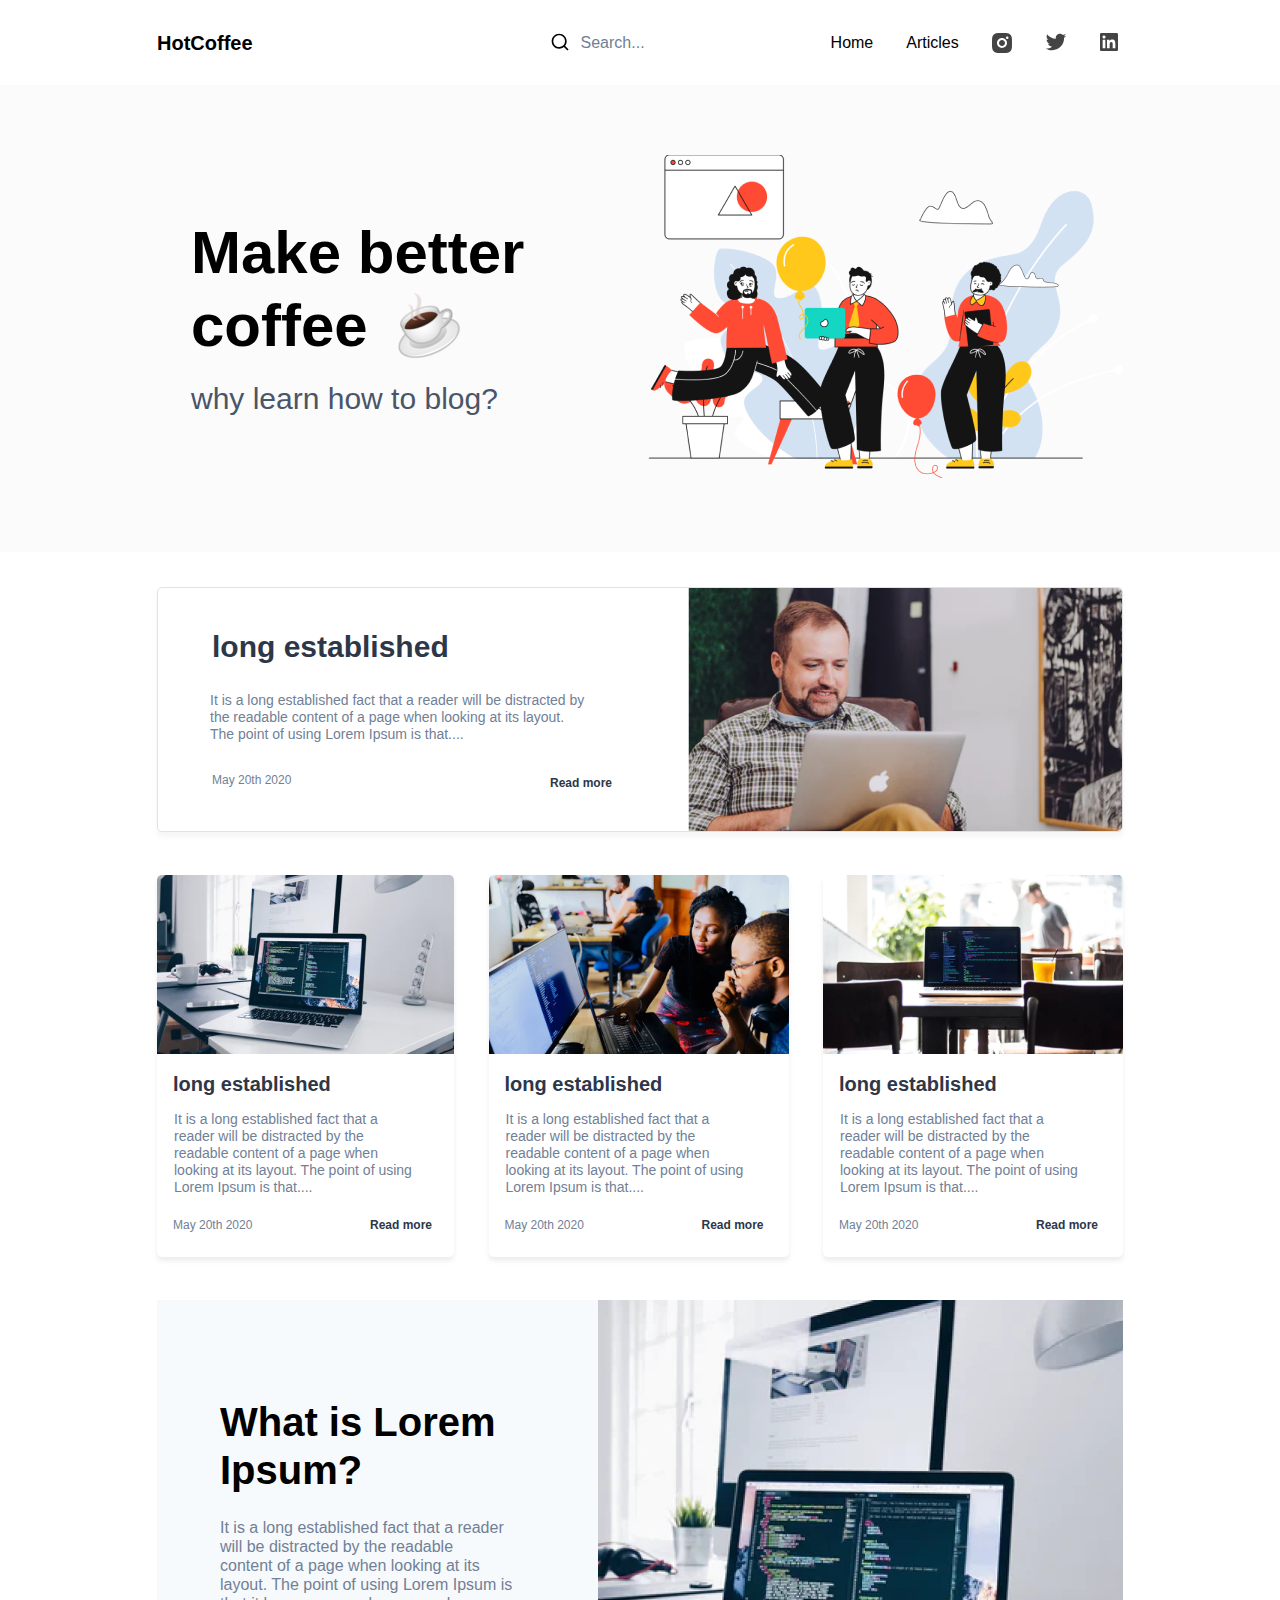
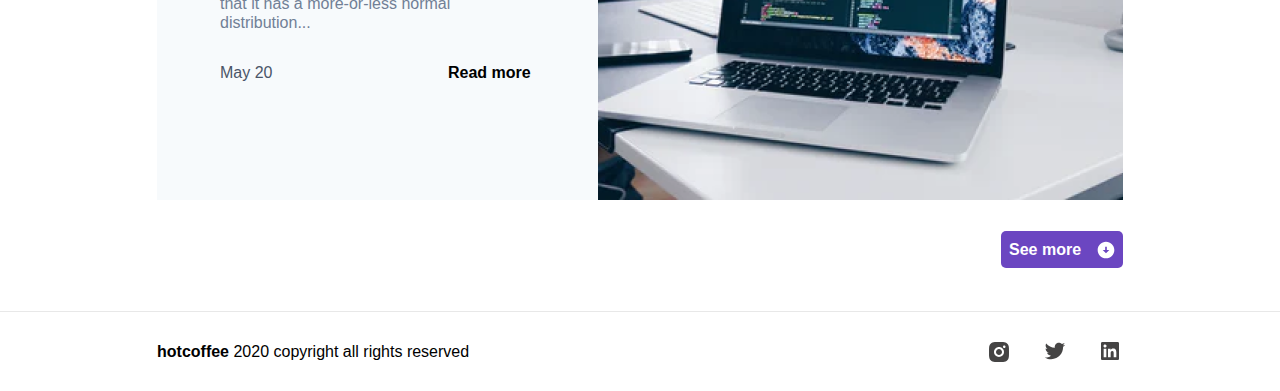
<file: index.html>
<!DOCTYPE html>
<html lang="ru">
<head>
    <meta charset="UTF-8">
    <meta http-equiv="X-UA-Compatible" content="IE=edge">
    <meta name="viewport" content="width=device-width, initial-scale=1.0">
    <title>Blog</title>
    <link rel="stylesheet" href="css/style.css">
    <meta name="viewport" content="width=device-width">
</head>
<body>
    <div class="wrapper">
        <header class="header">
            <div class="header__container _container">
                <a href="" class="header__logo">HotCoffee</a>
                <nav class="header__menu">
                    <ul class="menu__search">
                        <li class="menu__center">
                            <img class="search__img" src="./img/search.svg" alt="search">
                        </li>
                        <li class="menu__center">
                            <a href="" class="search__text">Search...</a>
                        </li>
                    </ul>
                    <ul class="menu__list">
                        <li class="menu__item">
                            <a href="" class="menu__link">Home</a>
                        </li>
                        <li class="menu__item">
                            <a href="" class="menu__link">Articles</a>
                        </li>
                        <li class="menu__item insta__img">
                            <img src="./img/insta.svg" alt="instagram">
                        </li>
                        <li class="menu__item twitter__img">
                            <img src="./img/twitter.svg" alt="twitter">
                        </li>
                        <li class="menu__item linkedin__img">
                            <img src="./img/linkedin.svg" alt="linkedin">
                        </li>
                    </ul>
                </nav>
            </div>
        </header>
        <main class="page">
            <div class="page__part-one part-one">
                <div class="part-one__container _container">
                    <div class="part-one__body">
                        <div class="part-one__title">Make better coffee</div>
                        <div class="part-one__image">
                            <img src="./img/coffee.png" alt="coffee">
                        </div>
                        <div class="part-one__text">
                            why learn how to blog?
                        </div>
                    </div>
                    <div class="part-one__big-image">
                        <img src="./img/croods.png" alt="coffee">
                    </div>
                </div>
            </div>
            <div class="page__part-two part-two">
                <div class="part-two__container _container">
                    <div class="part-two__body-one">
                        <div class="part-two__title-one">long established</div>
                        <div class="part-two__text-one">It is a long established fact that a reader will be distracted by the readable content of a page when looking at its layout. The point of using Lorem Ipsum is that....</div>
                        <div class="part-two__text2-one">May 20th 2020</div>
                        <div class="part-two__text3-one"><a href="#" class="link">Read more</a></div>
                        <div class="part-two__img1-one">
                            <img src="./img/image1.png" alt="news">
                        </div>
                    </div>
                    <div class="part__two-triple">
                        <div class="part-two__body-two">
                            <div class="part-two__img1-two">
                                <img src="./img/image2.png" alt="news">
                            </div>
                            <div class="part-two__title-two">long established</div>
                            <div class="part-two__text-two">It is a long established fact that a <br>reader will be distracted by the <br>readable content of a page when<br> looking at its layout. The point of using Lorem Ipsum is that....</div>
                            <div class="part-two__text2-two">May 20th 2020</div>
                            <div class="part-two__text3-two"><a href="#" class="link">Read more</a></div>
                        </div>
                        <div class="part-two__body-three">
                            <div class="part-two__img1-three">
                                <img src="./img/image3.png" alt="news">
                            </div>
                            <div class="part-two__title-three">long established</div>
                            <div class="part-two__text-three">It is a long established fact that a <br>reader will be distracted by the <br>readable content of a page when<br> looking at its layout. The point of using Lorem Ipsum is that....</div>
                            <div class="part-two__text2-three">May 20th 2020</div>
                            <div class="part-two__text3-three"><a href="#" class="link">Read more</a></div>
                        </div>
                        <div class="part-two__body-four">
                            <div class="part-two__img1-four">
                                <img src="./img/image4.png" alt="news">
                            </div>
                            <div class="part-two__title-four">long established</div>
                            <div class="part-two__text-four">It is a long established fact that a <br>reader will be distracted by the <br>readable content of a page when<br> looking at its layout. The point of using Lorem Ipsum is that....</div>
                            <div class="part-two__text2-four">May 20th 2020</div>
                            <div class="part-two__text3-four"><a href="#" class="link">Read more</a></div>
                        </div>
                    </div>
                </div>
            </div>
            <div class="page__part-three part-three">
                <div class="part-three__container _container">
                    <div class="part-three__body">
                        <div class="part-three__title">What is Lorem Ipsum?</div>
                        <div class="part-three__text">It is a long established fact that a reader will be distracted by the readable<br> content of a page when looking at its layout. The point of using Lorem Ipsum is that it has a more-or-less normal distribution...</div>
                        <div class="part-three__text2">May 20</div>
                        <div class="part-three__text3"><a href="#" class="part-three__link">Read more</a></div>
                        <div class="part-three__img">
                            <img src="./img/image5.png" alt="news">
                        </div>
                    </div>
                </div>
            </div>
            <div class="page__part-button part-button">
                <div class="part-button__container _container">
                    <form action="./page2/page2.html">
                        <div class="button">
                                <button type="submit" name="see" class="button1">See more<img src="./img/Vector.svg" alt="load"></button>
                        </div>
                    </form>
                </div>
            </div>
        </main>
        <footer class="footer">
            <div class="footer__container _container">
                <a href="" class="footer__logo"><strong>hotcoffee</strong> 2020 copyright all rights reserved</a>
                <ul class="footer__list">
                    <li class="footer__item insta">
                        <img src="./img/insta.svg" alt="instagram">
                    </li>
                    <li class="footer__item twitter">
                        <img src="./img/twitter.svg" alt="twitter">
                    </li>
                    <li class="footer__item linkedin">
                        <img src="./img/linkedin.svg" alt="linkedin">
                    </li>
                </ul>
            </div>
        </footer>
    </div>
</body>
</html>
<!-- Нет необходимости в @media запросах, проек хорошо себя чувствует как на 1024, 1280 разрешениях так и больше))))
Не стал заморачиваться с более маленьким разрешением, но обязательно позже попробую обыграть, думаю с этим проблем
не должно возникнуть так как проект сделан уже довольно отзывчивым -->
</file>
<file: css/style.css>
*{padding: 0;margin: 0;border: 0;}
ul li{list-style: none;}
img{vertical-align: top;}
h1,h2,h3,h4,h5,h6{font-size:inherit;font-weight: inherit;}

.wrapper{
    font-family: Inter, sans-serif;
	min-height: 100%;
	overflow: hidden;
	display: flex;
	flex-direction: column;
}
._container{
	max-width: 966px;
	margin: 0 auto;
    box-sizing: content-box;
}
.header {
	position: absolute;
	width: 100%;
	left: 0;
	top: 0;
    z-index: 50;
    color: #ffffff;
}
.header__container {
	display: flex;
	min-height: 85px;
	align-items: center;
}
.header__logo {
    font-weight: 700;
    font-size: 20px;
    line-height: 24px;
    color: #000000;
    text-decoration: none;
}
.header__menu {
    display: flex;
    align-items: center;
}
.menu__search{
    display: flex;
    margin: 0 0 0 298px;
}
.menu__list {
	display: flex;
    justify-content: flex-end;
    margin: 0 0 0 186px;
}
.menu__center:not(:last-child){
    margin: 0 12px 0 0;
}
.menu__item:not(:last-child){
	margin: 0 33px 0 0;
}
.search__text{
    font-weight: 400;
    font-size: 16px;
    line-height: 19px;
    text-decoration: none;
    color: #718096;
}
.menu__link{
    font-weight: 400;
    font-size: 16px;
    line-height: 19px;
    text-decoration: none;
    color: #000000;
}
/*-----------------------------------------------------MAIN---------------------------------------------------------------*/
/*---------------------------PART ONE-------------------- -----*/
.page__part-one{
    margin: 85px 0 0 0;
    max-height: 467px;
    background-color: #FBFBFB;
}
.part-one__container {
    display: flex;
}
.part-one__body {
    position: relative;
    max-width: 354px;
    padding: 131px 0 190px 34px;
}
.part-one__title {
    font-weight: 700;
    font-size: 60px;
    line-height: 73px;
}
.part-one__image {
    position: absolute;
    top: 193px;
    left: 220px;
}
.part-one__text {
    font-weight: 400;
    font-size: 30px;
    line-height: 36px;
    color: #4A5568;
    margin-top: 19px;
}
.part-one__big-image{
    margin: 70px 0 0 102px;
}
.part-one__big-image img{
    max-width: 100%;
}
/*----------------------------PART TWO-------------------------*/
.page__part-two{
    margin-top: 35px;
}
.part-two__body-one{
    position: relative;
    max-width: 966px;
    min-height: 243px;
    border: 1px solid #E2E2E2;
    box-shadow: 0px 5px 4px rgba(221, 221, 221, 0.25);
    border-radius: 5px;
}
.part-two__title-one {
    font-weight: 700;
    font-size: 30px;
    line-height: 36px;
    color: #2D3748;
    padding: 41px 0 0 54px;
}
.part-two__text-one {
    font-weight: 400;
    font-size: 14px;
    line-height: 17px;
    color: #718096;
    max-width: 380px;
    padding: 27px 0 0 52px;
}
.part-two__text2-one {
    font-weight: 400;
    font-size: 12px;
    line-height: 15px;
    color: #718096;
    margin: 30px 0 0 54px;
}
.part-two__text3-one{
    position: absolute;
    top: 185px;
    left: 392px;
}
.link {
    font-weight: 700;
    font-size: 12px;
    line-height: 15px;
    color: #2D3748;
    text-decoration: none;
}
.link:hover{
    color: #6B46C1;
}
.part-two__img1-one {
    position: absolute;
    top: 0;
    right: 0;
}
.part-two__img1-one img{
    border-radius: 0 5px 5px 0;
}
.part__two-triple{
    display: flex;
    justify-content: space-between;
    flex-wrap: wrap;
    margin: 43px 0 0 0;
}
.part-two__body-two, .part-two__body-three, .part-two__body-four {
    position: relative;
    max-width: 300px;
    max-height: 382px;
    box-shadow: 0px 4px 4px rgba(192, 189, 189, 0.25);
    border-radius: 5px;
}
.part-two__img1-two img, .part-two__img1-three img, .part-two__img1-four img{
    border-radius: 5px 5px 0 0;
}
.part-two__title-two, .part-two__title-three, .part-two__title-four {
    font-weight: 700;
    font-size: 20px;
    line-height: 24px;
    color: #2D3748;
    padding: 18px 0 0 16px;
}
.part-two__text-two, .part-two__text-three, .part-two__text-four {
    font-weight: 400;
    font-size: 14px;
    line-height: 17px;
    color: #718096;
    max-width: 258px;
    max-height: 85px;
    padding: 15px 0 0 17px;
}
.part-two__text2-two, .part-two__text2-three, .part-two__text2-four {
    font-weight: 400;
    font-size: 12px;
    line-height: 15px;
    color: #718096;
    padding: 22px 0 24px 16px;
}
.part-two__text3-two, .part-two__text3-three, .part-two__text3-four {
    position: absolute;
    top: 340px;
    left: 213px;
}
/*------------------------------PART THREE---------------------------*/
.page__part-three {
    margin-top: 43px;
}
.part-three__body {
    position: relative;
    max-width: 966px;
    min-height: 500px;
    background-color: #F7FAFC;
}
.part-three__title {
    max-width: 308px;
    padding: 98px 0 0 63px;
    font-weight: 700;
    font-size: 40px;
    line-height: 48px;
    color: #000000;
}
.part-three__text {
    max-width: 310px;
    padding: 24px 0 0 63px;
    font-weight: 400;
    font-size: 16px;
    line-height: 19px;
    color: #718096;
}
.part-three__text2 {
    padding: 31px 0 0 63px;
    font-weight: 400;
    font-size: 16px;
    line-height: 19px;
    color: #4A5568;
}
.part-three__text3 {
    position: absolute;
    top: 363px;
    left: 291px;
}
.part-three__link{
    text-decoration: none;
    font-weight: 700;
    font-size: 16px;
    line-height: 19px;
    color: #000000;
}
.part-three__link:hover{
    color: #6B46C1;
}
.part-three__img {
    position: absolute;
    top: 0;
    right: 0;
}
.part-three__img img{
    max-width: 100%;
}
/*-----------------------------PART Button---------------------------*/
.button{
    display: flex;
    justify-content: flex-end;
    padding: 31px 0 43px 0;
}
.button1{
    display: flex;
    justify-content: space-around;
    align-items: center;
    min-width: 122px;
    min-height: 37px;
    background: #6B46C1;
    border: none;
    border-radius: 5px;
    font-weight: 700;
    font-size: 16px;
    line-height: 19px;
    color: #FFFFFF;
    cursor: pointer;
}
.button1:hover{
    box-shadow: 0 0 20px #6B46C1;
}
/*--------------------------FOOOTER---------------------------------*/
.footer{
    border-top: 1px solid #E8E8E8;
}
.footer__container {
    display: flex;
    align-items: center;
    min-height: 79px;
}
.footer__logo {
    max-width: 337px;
    font-weight: 400;
    font-size: 16px;
    line-height: 19px;
    color: #000000;
    text-decoration: none;
}
.footer__list {
    display: flex;
    margin-left: 520px;
}
.footer__item:not(:last-child){
    margin: 0 35px 0 0;
}
/*Нет необходимости в @media запросах, проек хорошо себя чувствует как на 1024, 1280 разрешениях так и больше))))
Не стал заморачиваться с более маленьким разрешением, но обязательно позже попробую обыграть, думаю с этим проблем
не должно возникнуть так как проект сделан уже довольно отзывчивым*/
</file>
